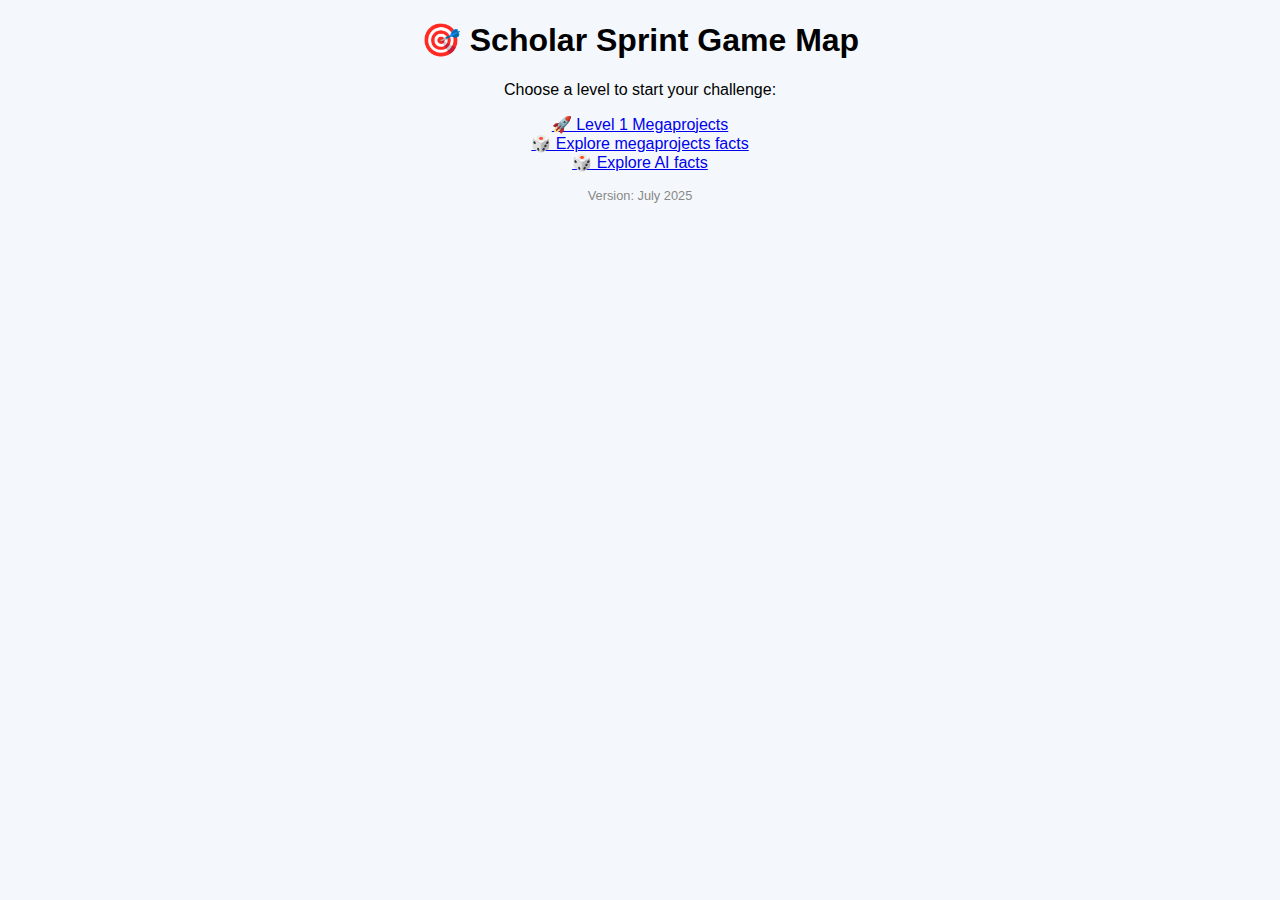
<file: index.html>
<!DOCTYPE html>
<html lang="en">
<head>
  <meta charset="UTF-8">
  <title>Scholar Sprint by Ms. Emily 🎓</title>
</head>
<body style="font-family: sans-serif; text-align: center; background-color: #f4f8fc;">
  <h1>🎯 Scholar Sprint Game Map</h1>
  <p>Choose a level to start your challenge:</p>
  <ul style="list-style: none; padding: 0;">
    <li><a href="megaprojects-level1-interactive.html">🚀 Level 1 Megaprojects</a></li>
    <li><a href="set1-megaprojects.html">🎲 Explore megaprojects facts</a></li>
    <li><a href="set2-ai-ethics.html">🎲 Explore AI facts</a></li>
  </ul>
  <p style="font-size: 0.8em; color: #888;">Version: July 2025</p>
</body>
</html>
</file>
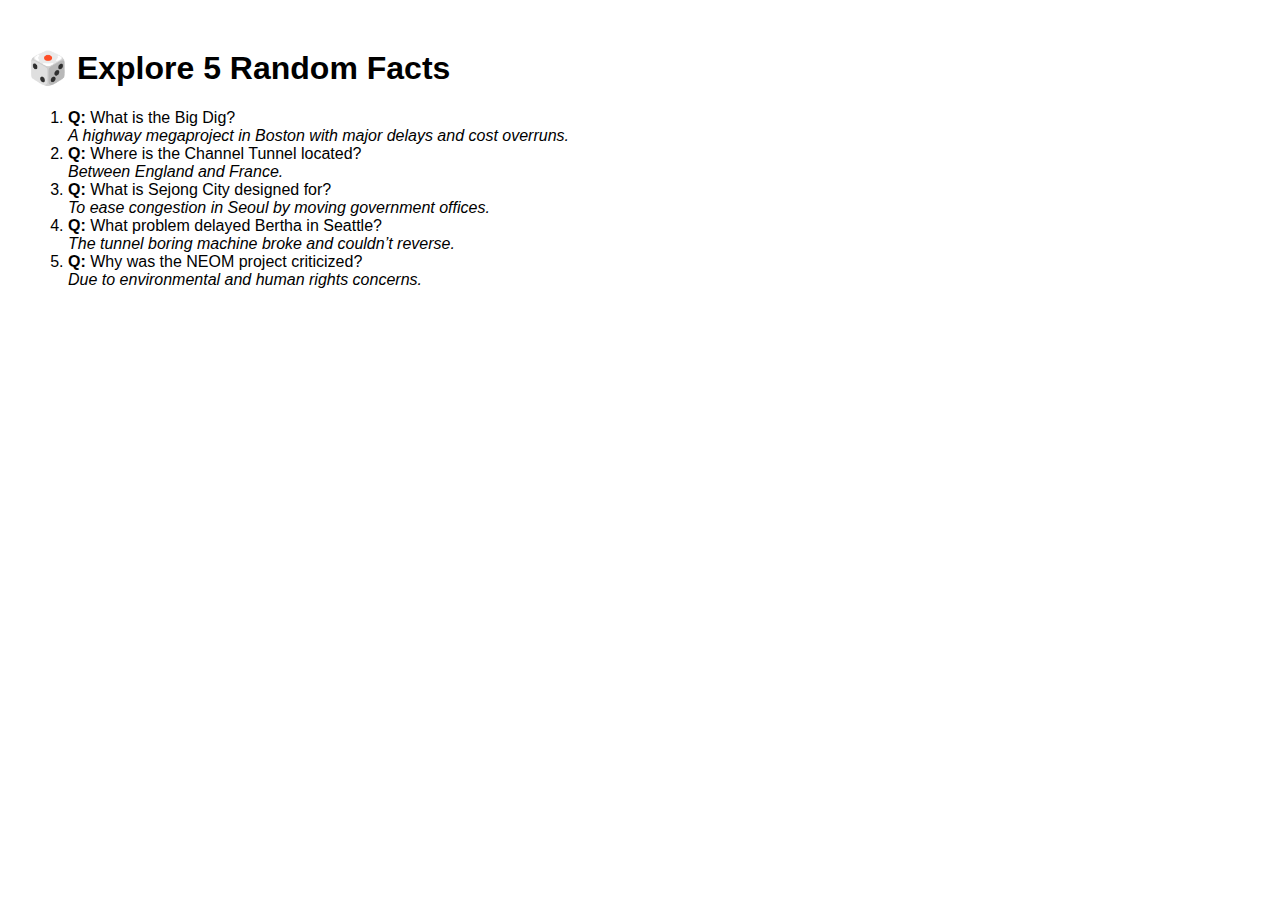
<file: explore-random-facts.html>
<!DOCTYPE html>
<html lang="en">
<head>
  <meta charset="UTF-8">
  <title>Explore 5 Random Facts</title>
</head>
<body style="font-family: sans-serif; padding: 20px;">
  <h1>🎲 Explore 5 Random Facts</h1>
  <ol>
    <li><strong>Q:</strong> What is the Big Dig?<br><em>A highway megaproject in Boston with major delays and cost overruns.</em></li>
    <li><strong>Q:</strong> Where is the Channel Tunnel located?<br><em>Between England and France.</em></li>
    <li><strong>Q:</strong> What is Sejong City designed for?<br><em>To ease congestion in Seoul by moving government offices.</em></li>
    <li><strong>Q:</strong> What problem delayed Bertha in Seattle?<br><em>The tunnel boring machine broke and couldn’t reverse.</em></li>
    <li><strong>Q:</strong> Why was the NEOM project criticized?<br><em>Due to environmental and human rights concerns.</em></li>
  </ol>
</body>
</html>
</file>
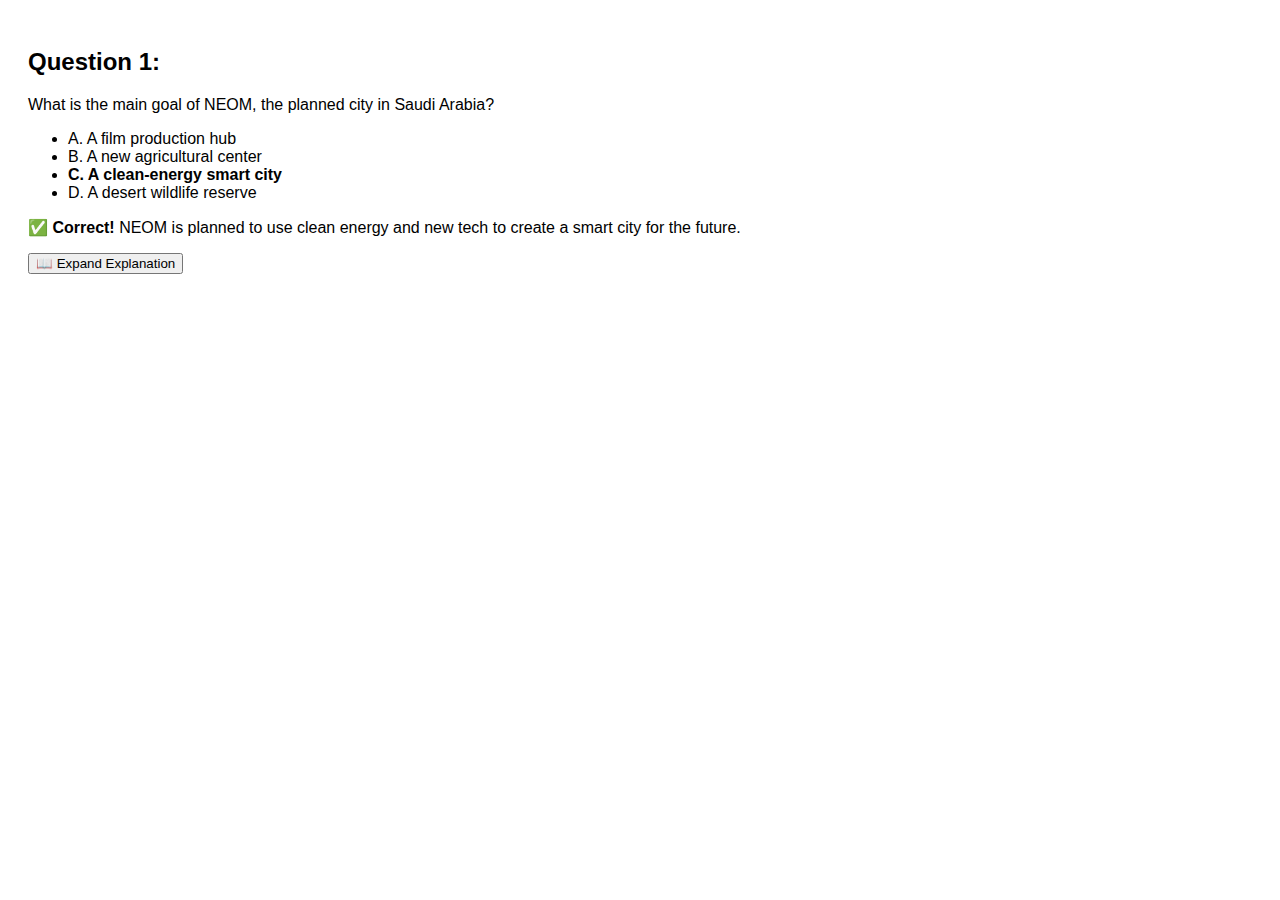
<file: megaprojects-level1-bilingual.html>
<!DOCTYPE html>
<html lang="en">
<head>
  <meta charset="UTF-8">
  <title>Level 1: Megaprojects (Bilingual)</title>
  <script>
    function toggleExplanation(id) {
      var x = document.getElementById(id);
      if (x.style.display === "none") {
        x.style.display = "block";
      } else {
        x.style.display = "none";
      }
    }
  </script>
</head>
<body style="font-family: sans-serif; padding: 20px;">
  <h2>Question 1:</h2>
  <p>What is the main goal of NEOM, the planned city in Saudi Arabia?</p>
  <ul>
    <li>A. A film production hub</li>
    <li>B. A new agricultural center</li>
    <li><strong>C. A clean-energy smart city</strong></li>
    <li>D. A desert wildlife reserve</li>
  </ul>
  <p><strong>✅ Correct!</strong> NEOM is planned to use clean energy and new tech to create a smart city for the future.</p>
  <button onclick="toggleExplanation('exp1')">📖 Expand Explanation</button>
  <div id="exp1" style="display:none; background:#eef; padding:10px; margin-top:10px;">
    <strong>📘 关键词解释：</strong><br>
    - clean-energy city：清洁能源城市<br>
    - planned：被规划的<br>
    - smart city：智能城市（使用科技进行管理）<br><br>
    <strong>🧠 推理说明：</strong><br>
    题目问“目标”，NEOM不是电影城市或农业区，而是用科技与清洁能源打造的未来型城市。
  </div>
</body>
</html>
</file>
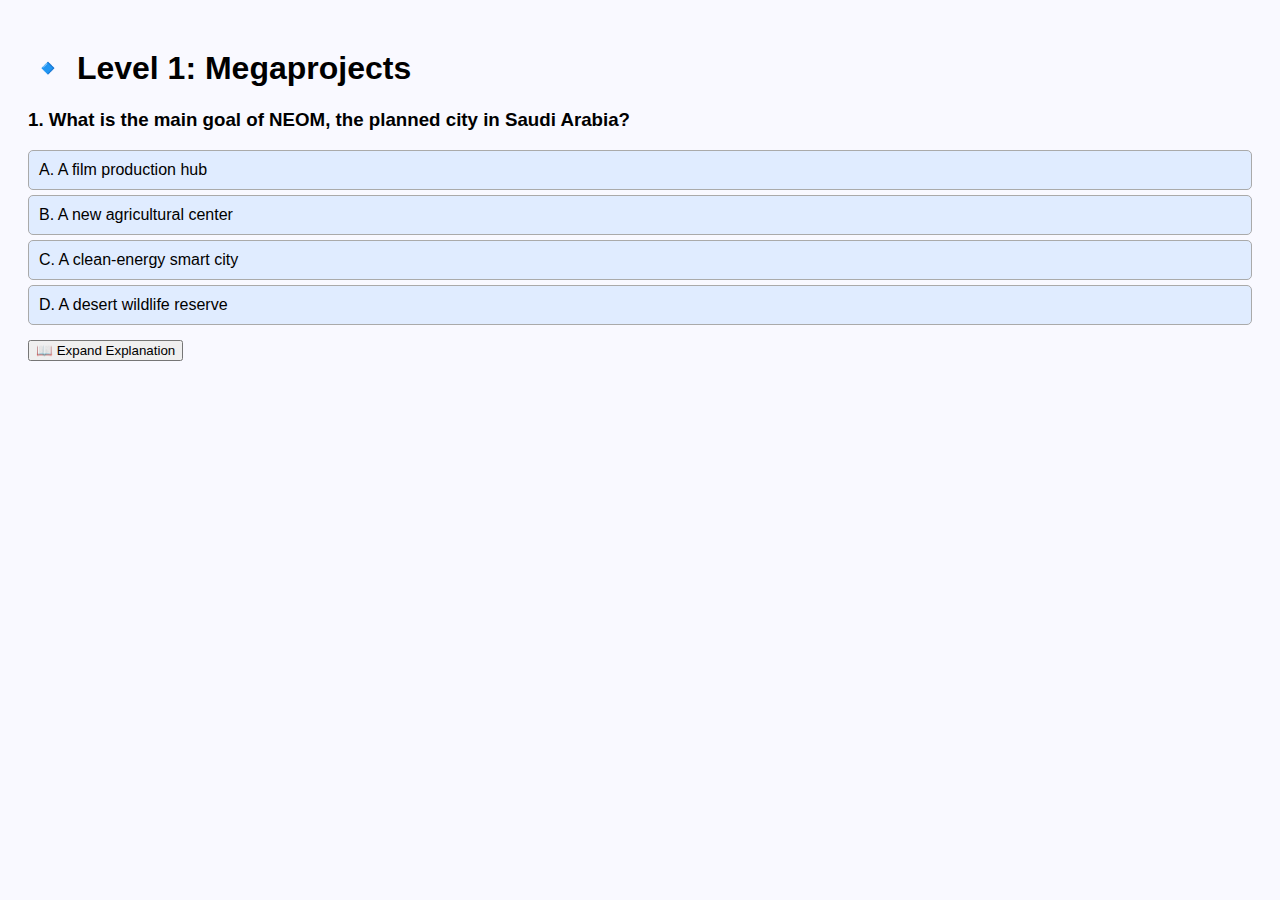
<file: megaprojects-level1-interactive.html>
<!DOCTYPE html>
<html lang="en">
<head>
  <meta charset="UTF-8">
  <title>Level 1: Megaprojects (Interactive)</title>
  <style>
    body { font-family: sans-serif; padding: 20px; background-color: #f9f9ff; }
    .question { margin-bottom: 30px; }
    .option { margin: 5px 0; padding: 10px; background-color: #e0ecff; border: 1px solid #aaa; border-radius: 5px; cursor: pointer; }
    .option:hover { background-color: #d0e0f8; }
    .feedback { display: none; margin-top: 10px; padding: 10px; background-color: #e6ffe6; border-left: 4px solid #4CAF50; }
    .explanation { display: none; margin-top: 10px; padding: 10px; background-color: #f0f0ff; border-left: 4px solid #3333cc; }
    button { margin-top: 10px; }
  </style>
  <script>
    function checkAnswer(selected, correctId, feedbackId, expId) {
      if (selected === correctId) {
        document.getElementById(feedbackId).innerText = "✅ Correct!";
      } else {
        document.getElementById(feedbackId).innerText = "❌ Oops! Try again.";
      }
      document.getElementById(feedbackId).style.display = "block";
    }

    function toggleExplanation(expId) {
      var exp = document.getElementById(expId);
      exp.style.display = exp.style.display === "block" ? "none" : "block";
    }
  </script>
</head>
<body>
  <h1>🔹 Level 1: Megaprojects</h1>

  <div class="question">
    <h3>1. What is the main goal of NEOM, the planned city in Saudi Arabia?</h3>
    <div class="option" onclick="checkAnswer('A','C','fb1','exp1')">A. A film production hub</div>
    <div class="option" onclick="checkAnswer('B','C','fb1','exp1')">B. A new agricultural center</div>
    <div class="option" onclick="checkAnswer('C','C','fb1','exp1')">C. A clean-energy smart city</div>
    <div class="option" onclick="checkAnswer('D','C','fb1','exp1')">D. A desert wildlife reserve</div>
    <div id="fb1" class="feedback"></div>
    <button onclick="toggleExplanation('exp1')">📖 Expand Explanation</button>
    <div id="exp1" class="explanation">
      <strong>📘 Keywords:</strong><br>
      - clean-energy city: 清洁能源城市<br>
      - smart city: 智慧城市<br><br>
      <strong>🧠 Reasoning:</strong><br>
      NEOM's goal is to build a futuristic, sustainable city powered by renewable energy. It's not about film, farming, or animals.
    </div>
  </div>

</body>
</html>
</file>
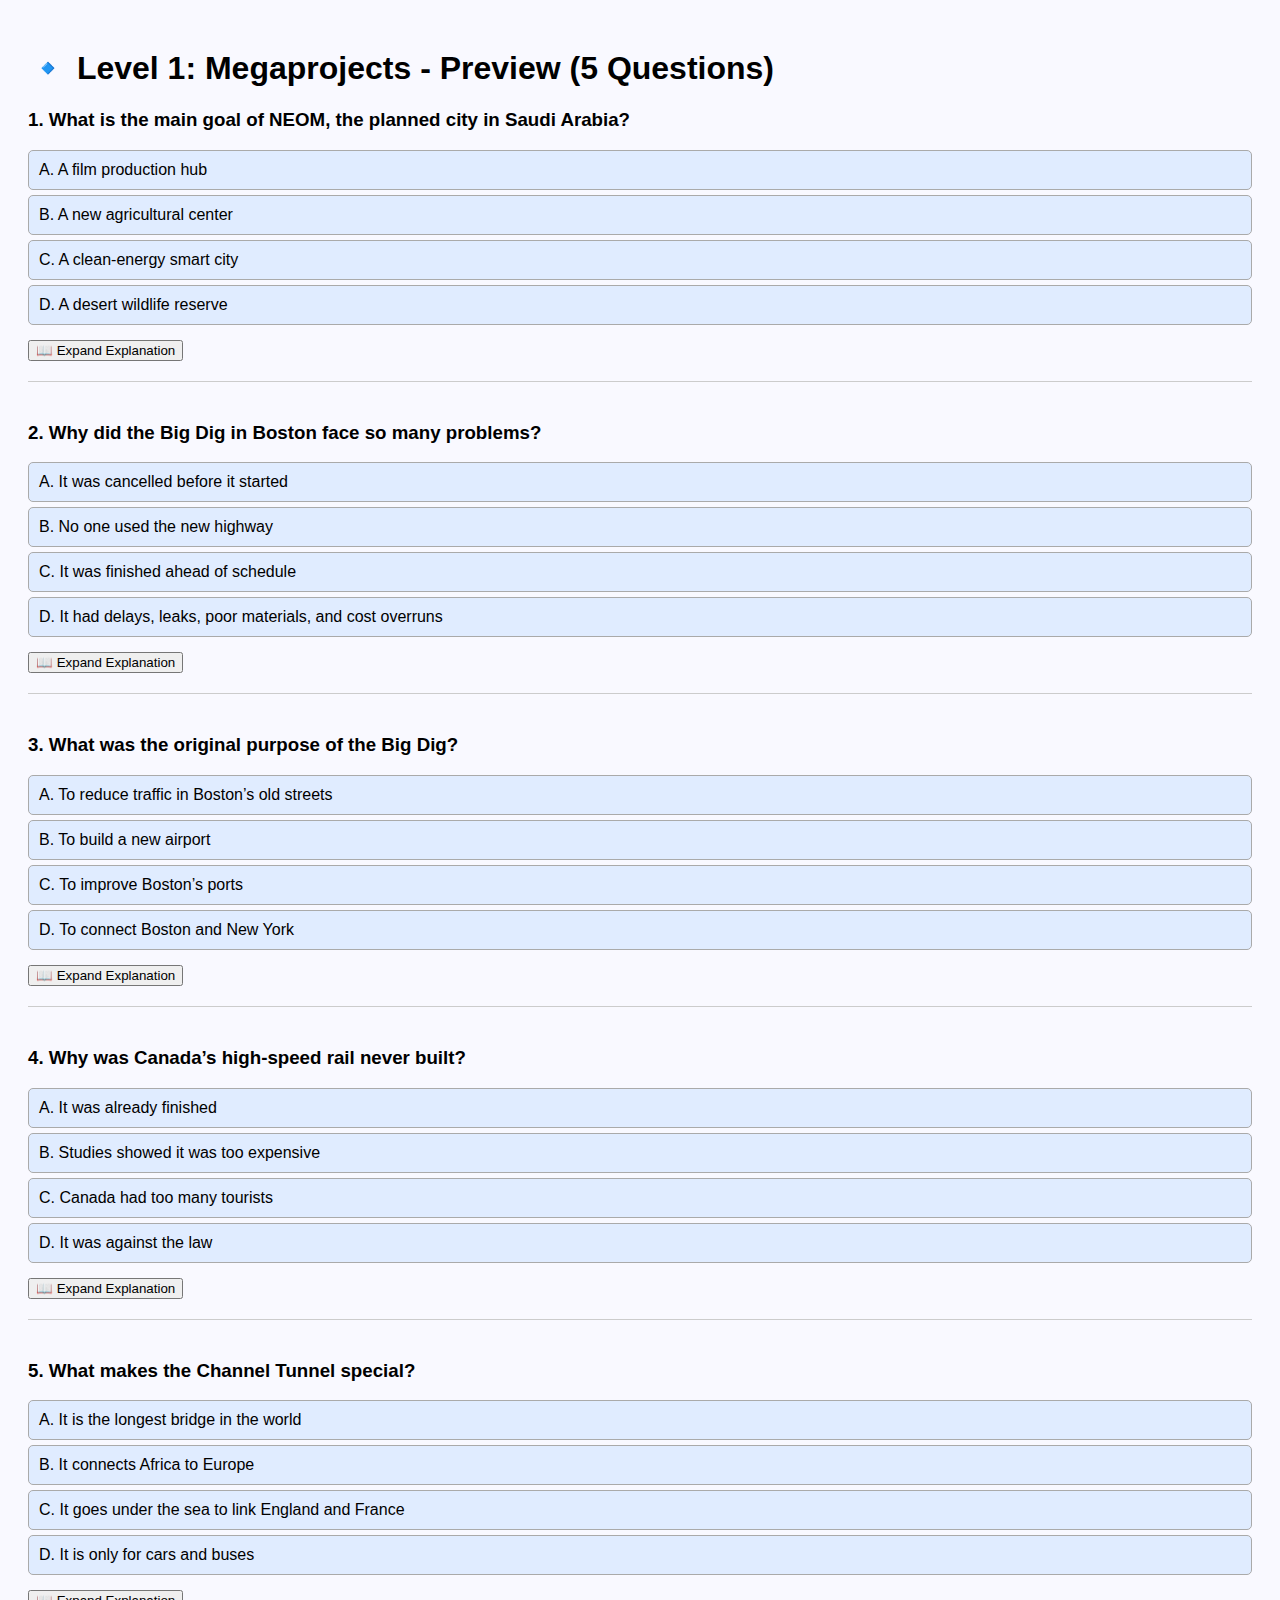
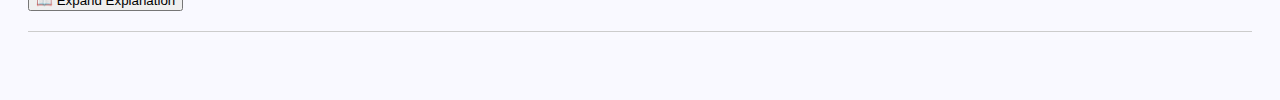
<file: megaprojects-level1-preview.html>
<!DOCTYPE html>
<html lang="en">
<head>
  <meta charset="UTF-8">
  <title>Level 1: Megaprojects (Interactive - Preview)</title>
  <style>
    body { font-family: sans-serif; padding: 20px; background-color: #f9f9ff; }
    .question { margin-bottom: 40px; border-bottom: 1px solid #ccc; padding-bottom: 20px; }
    .option { margin: 5px 0; padding: 10px; background-color: #e0ecff; border: 1px solid #aaa; border-radius: 5px; cursor: pointer; }
    .option:hover { background-color: #d0e0f8; }
    .feedback { display: none; margin-top: 10px; padding: 10px; background-color: #e6ffe6; border-left: 4px solid #4CAF50; }
    .explanation { display: none; margin-top: 10px; padding: 10px; background-color: #f0f0ff; border-left: 4px solid #3333cc; }
    button { margin-top: 10px; }
  </style>
  <script>
    function checkAnswer(selected, correctId, feedbackId) {
      const fb = document.getElementById(feedbackId);
      fb.innerText = selected === correctId ? "✅ Correct!" : "❌ Try again.";
      fb.style.display = "block";
    }
    function toggleExplanation(expId) {
      var exp = document.getElementById(expId);
      exp.style.display = exp.style.display === "block" ? "none" : "block";
    }
  </script>
</head>
<body>
  <h1>🔹 Level 1: Megaprojects - Preview (5 Questions)</h1>

  <!-- Q1 -->
  <div class="question">
    <h3>1. What is the main goal of NEOM, the planned city in Saudi Arabia?</h3>
    <div class="option" onclick="checkAnswer('A','C','fb1')">A. A film production hub</div>
    <div class="option" onclick="checkAnswer('B','C','fb1')">B. A new agricultural center</div>
    <div class="option" onclick="checkAnswer('C','C','fb1')">C. A clean-energy smart city</div>
    <div class="option" onclick="checkAnswer('D','C','fb1')">D. A desert wildlife reserve</div>
    <div id="fb1" class="feedback"></div>
    <button onclick="toggleExplanation('exp1')">📖 Expand Explanation</button>
    <div id="exp1" class="explanation">
      <strong>📘 Keywords:</strong><br>- clean-energy city: 清洁能源城市<br>- smart city: 智慧城市<br>
      <br><strong>🧠 Reasoning:</strong><br>NEOM's goal is to build a futuristic, sustainable city powered by renewable energy.
    </div>
  </div>

  <!-- Q2 -->
  <div class="question">
    <h3>2. Why did the Big Dig in Boston face so many problems?</h3>
    <div class="option" onclick="checkAnswer('A','D','fb2')">A. It was cancelled before it started</div>
    <div class="option" onclick="checkAnswer('B','D','fb2')">B. No one used the new highway</div>
    <div class="option" onclick="checkAnswer('C','D','fb2')">C. It was finished ahead of schedule</div>
    <div class="option" onclick="checkAnswer('D','D','fb2')">D. It had delays, leaks, poor materials, and cost overruns</div>
    <div id="fb2" class="feedback"></div>
    <button onclick="toggleExplanation('exp2')">📖 Expand Explanation</button>
    <div id="exp2" class="explanation">
      <strong>📘 Keywords:</strong><br>- cost overrun: 超预算<br>- leaks: 漏水<br><br>
      <strong>🧠 Reasoning:</strong><br>The Big Dig had many problems during construction and operation including high cost, poor design, and even accidents.
    </div>
  </div>

  <!-- Q3 -->
  <div class="question">
    <h3>3. What was the original purpose of the Big Dig?</h3>
    <div class="option" onclick="checkAnswer('A','A','fb3')">A. To reduce traffic in Boston’s old streets</div>
    <div class="option" onclick="checkAnswer('B','A','fb3')">B. To build a new airport</div>
    <div class="option" onclick="checkAnswer('C','A','fb3')">C. To improve Boston’s ports</div>
    <div class="option" onclick="checkAnswer('D','A','fb3')">D. To connect Boston and New York</div>
    <div id="fb3" class="feedback"></div>
    <button onclick="toggleExplanation('exp3')">📖 Expand Explanation</button>
    <div id="exp3" class="explanation">
      <strong>📘 Keywords:</strong><br>- reduce traffic: 减少交通拥堵<br><br>
      <strong>🧠 Reasoning:</strong><br>The Big Dig was meant to ease traffic problems in Boston by rerouting highways underground.
    </div>
  </div>

  <!-- Q4 -->
  <div class="question">
    <h3>4. Why was Canada’s high-speed rail never built?</h3>
    <div class="option" onclick="checkAnswer('A','B','fb4')">A. It was already finished</div>
    <div class="option" onclick="checkAnswer('B','B','fb4')">B. Studies showed it was too expensive</div>
    <div class="option" onclick="checkAnswer('C','B','fb4')">C. Canada had too many tourists</div>
    <div class="option" onclick="checkAnswer('D','B','fb4')">D. It was against the law</div>
    <div id="fb4" class="feedback"></div>
    <button onclick="toggleExplanation('exp4')">📖 Expand Explanation</button>
    <div id="exp4" class="explanation">
      <strong>📘 Keywords:</strong><br>- studies: 研究<br>- expensive: 昂贵的<br><br>
      <strong>🧠 Reasoning:</strong><br>Canada never built high-speed rail because studies showed it would cost too much and have other logistical issues.
    </div>
  </div>

  <!-- Q5 -->
  <div class="question">
    <h3>5. What makes the Channel Tunnel special?</h3>
    <div class="option" onclick="checkAnswer('A','C','fb5')">A. It is the longest bridge in the world</div>
    <div class="option" onclick="checkAnswer('B','C','fb5')">B. It connects Africa to Europe</div>
    <div class="option" onclick="checkAnswer('C','C','fb5')">C. It goes under the sea to link England and France</div>
    <div class="option" onclick="checkAnswer('D','C','fb5')">D. It is only for cars and buses</div>
    <div id="fb5" class="feedback"></div>
    <button onclick="toggleExplanation('exp5')">📖 Expand Explanation</button>
    <div id="exp5" class="explanation">
      <strong>📘 Keywords:</strong><br>- under the sea: 海底下<br>- tunnel: 隧道<br><br>
      <strong>🧠 Reasoning:</strong><br>The Channel Tunnel is an underwater rail tunnel linking England and France — a huge achievement in transportation.
    </div>
  </div>

</body>
</html>
</file>
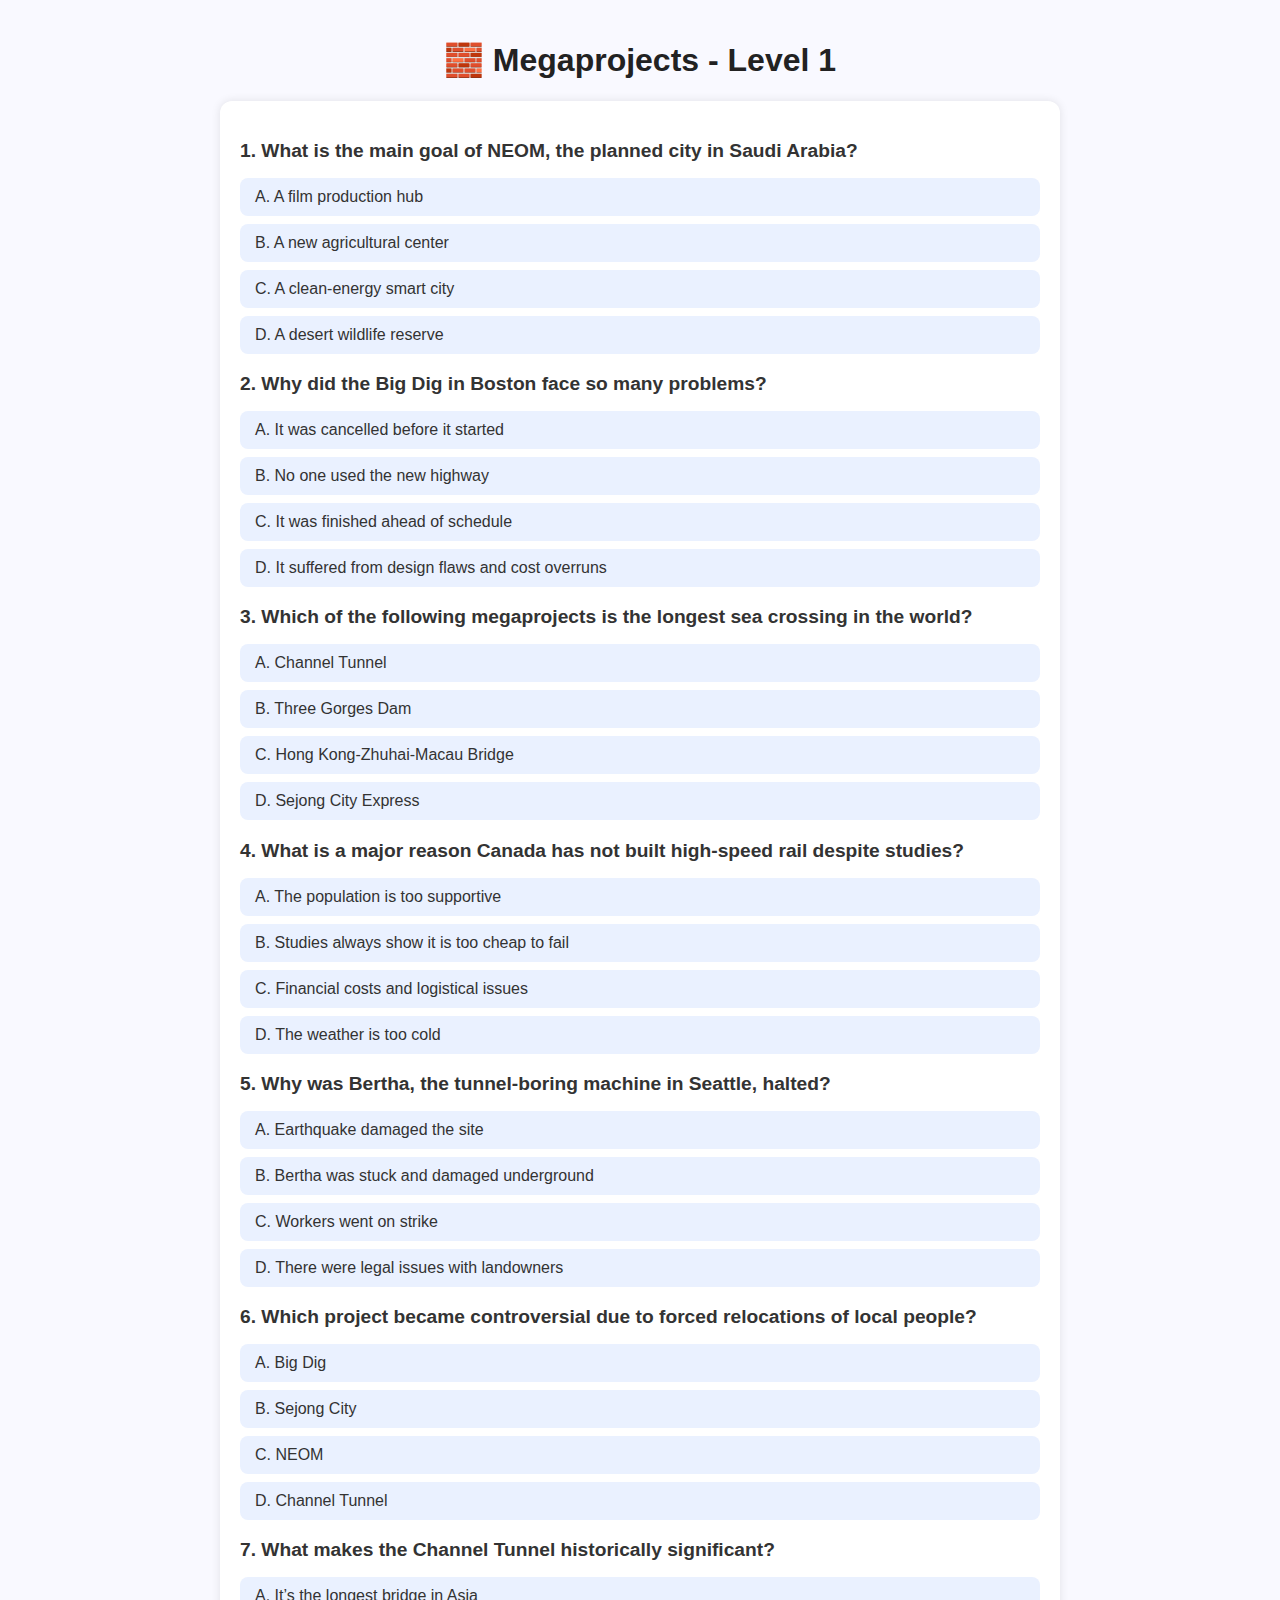
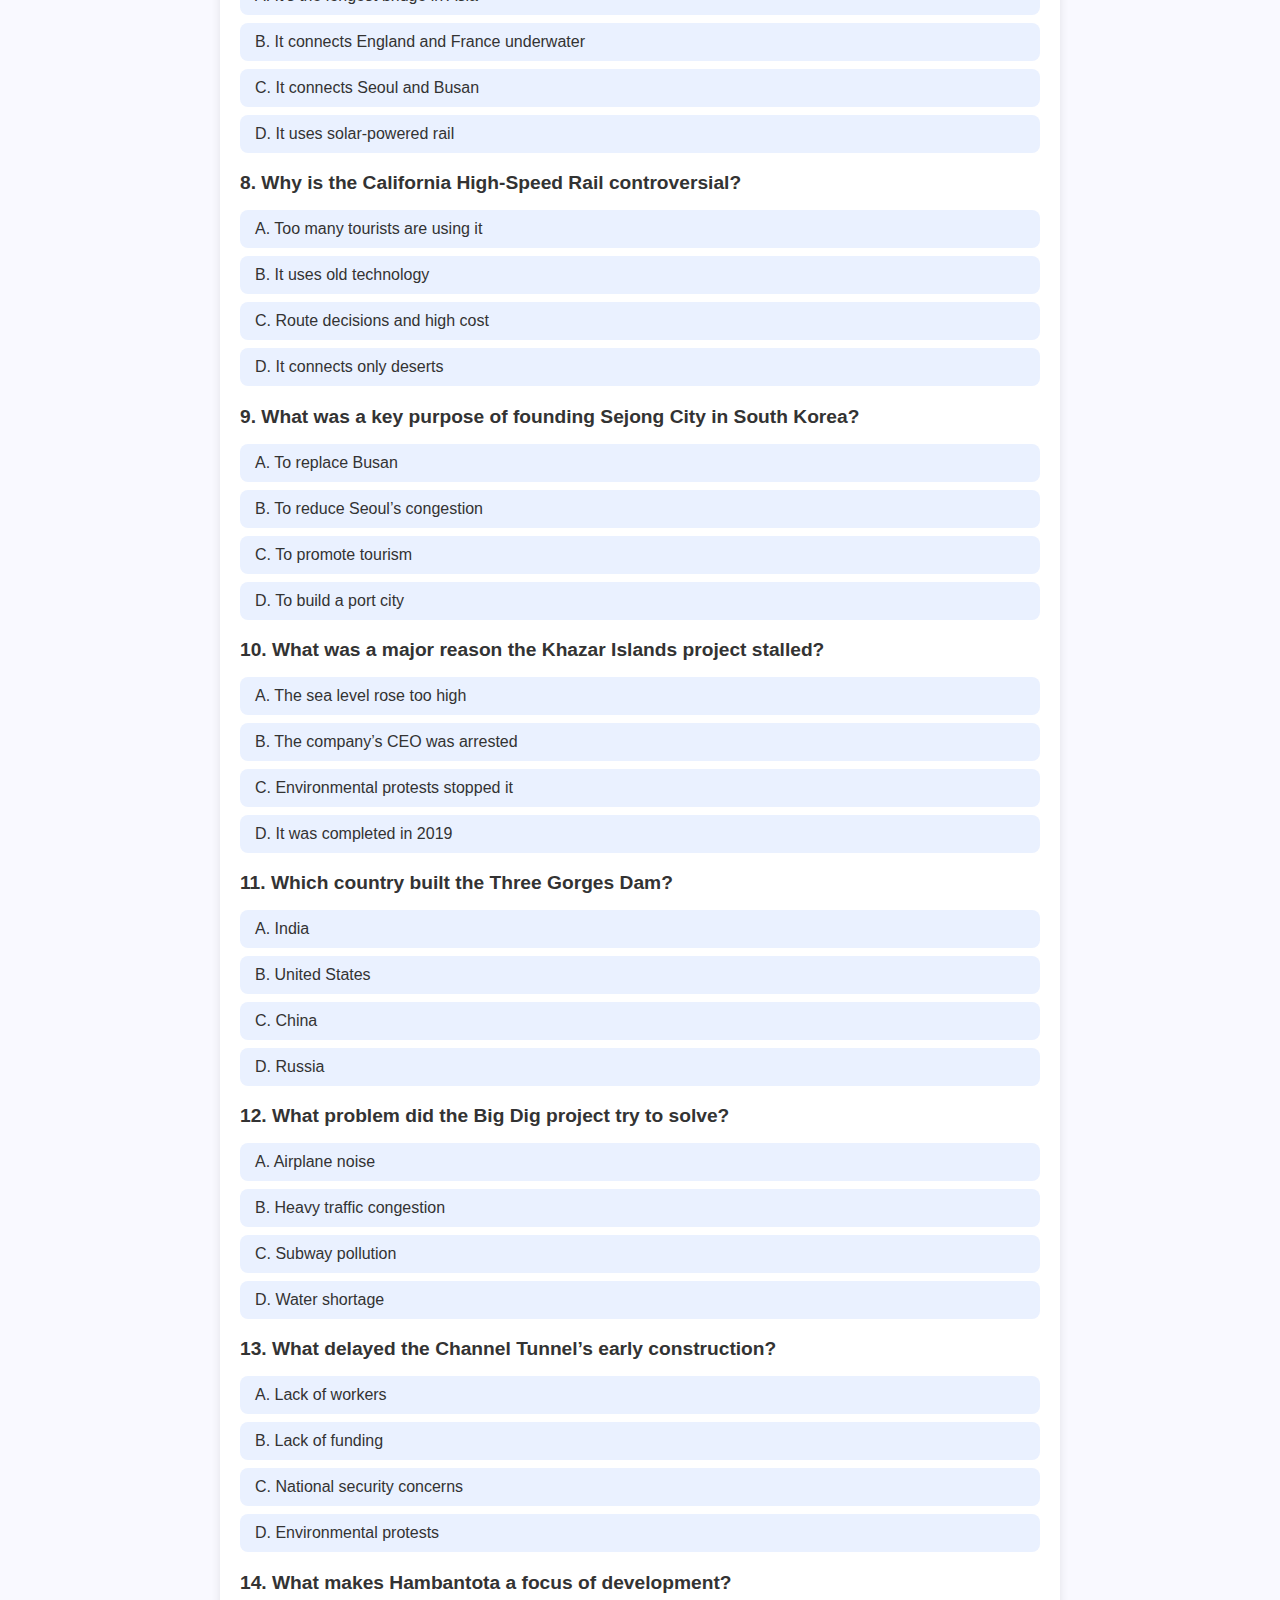
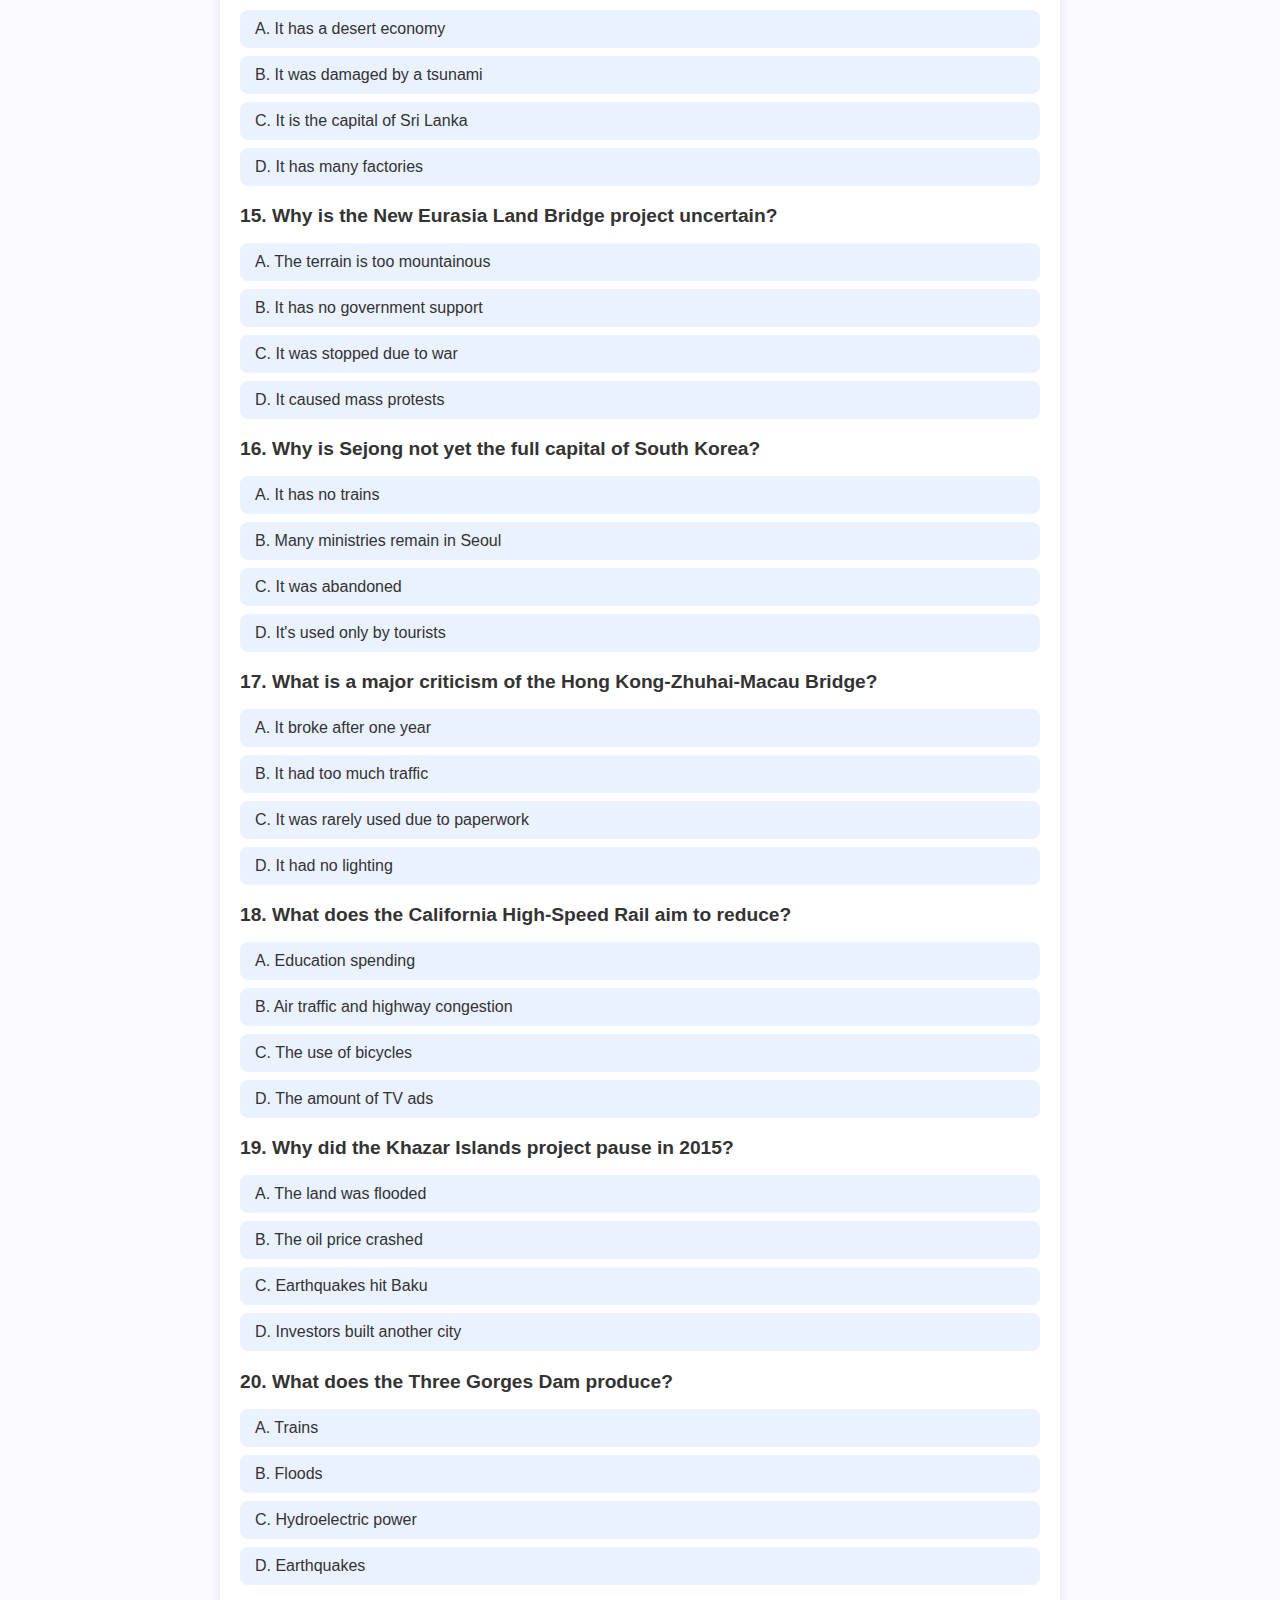
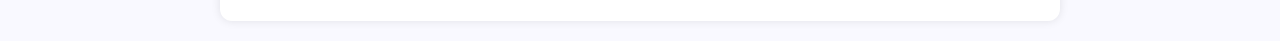
<file: megaprojects-level1.html>
<!DOCTYPE html>
<html lang="en">
<head>
  <meta charset="UTF-8" />
  <title>🧱 Megaprojects - Level 1</title>
  <meta name="viewport" content="width=device-width, initial-scale=1.0" />
  <link rel="stylesheet" href="quiz-style.css" />
</head>
<body>
  <h1>🧱 Megaprojects - Level 1</h1>
  <div id="quiz-container"></div>

  <!-- 脚本依赖顺序很重要 -->
  <script src="quiz-engine.js"></script>
  <script src="megaprojects-level1-data.js"></script>
  <script>
    renderQuiz(quizData);
  </script>
</body>
</html>
</file>
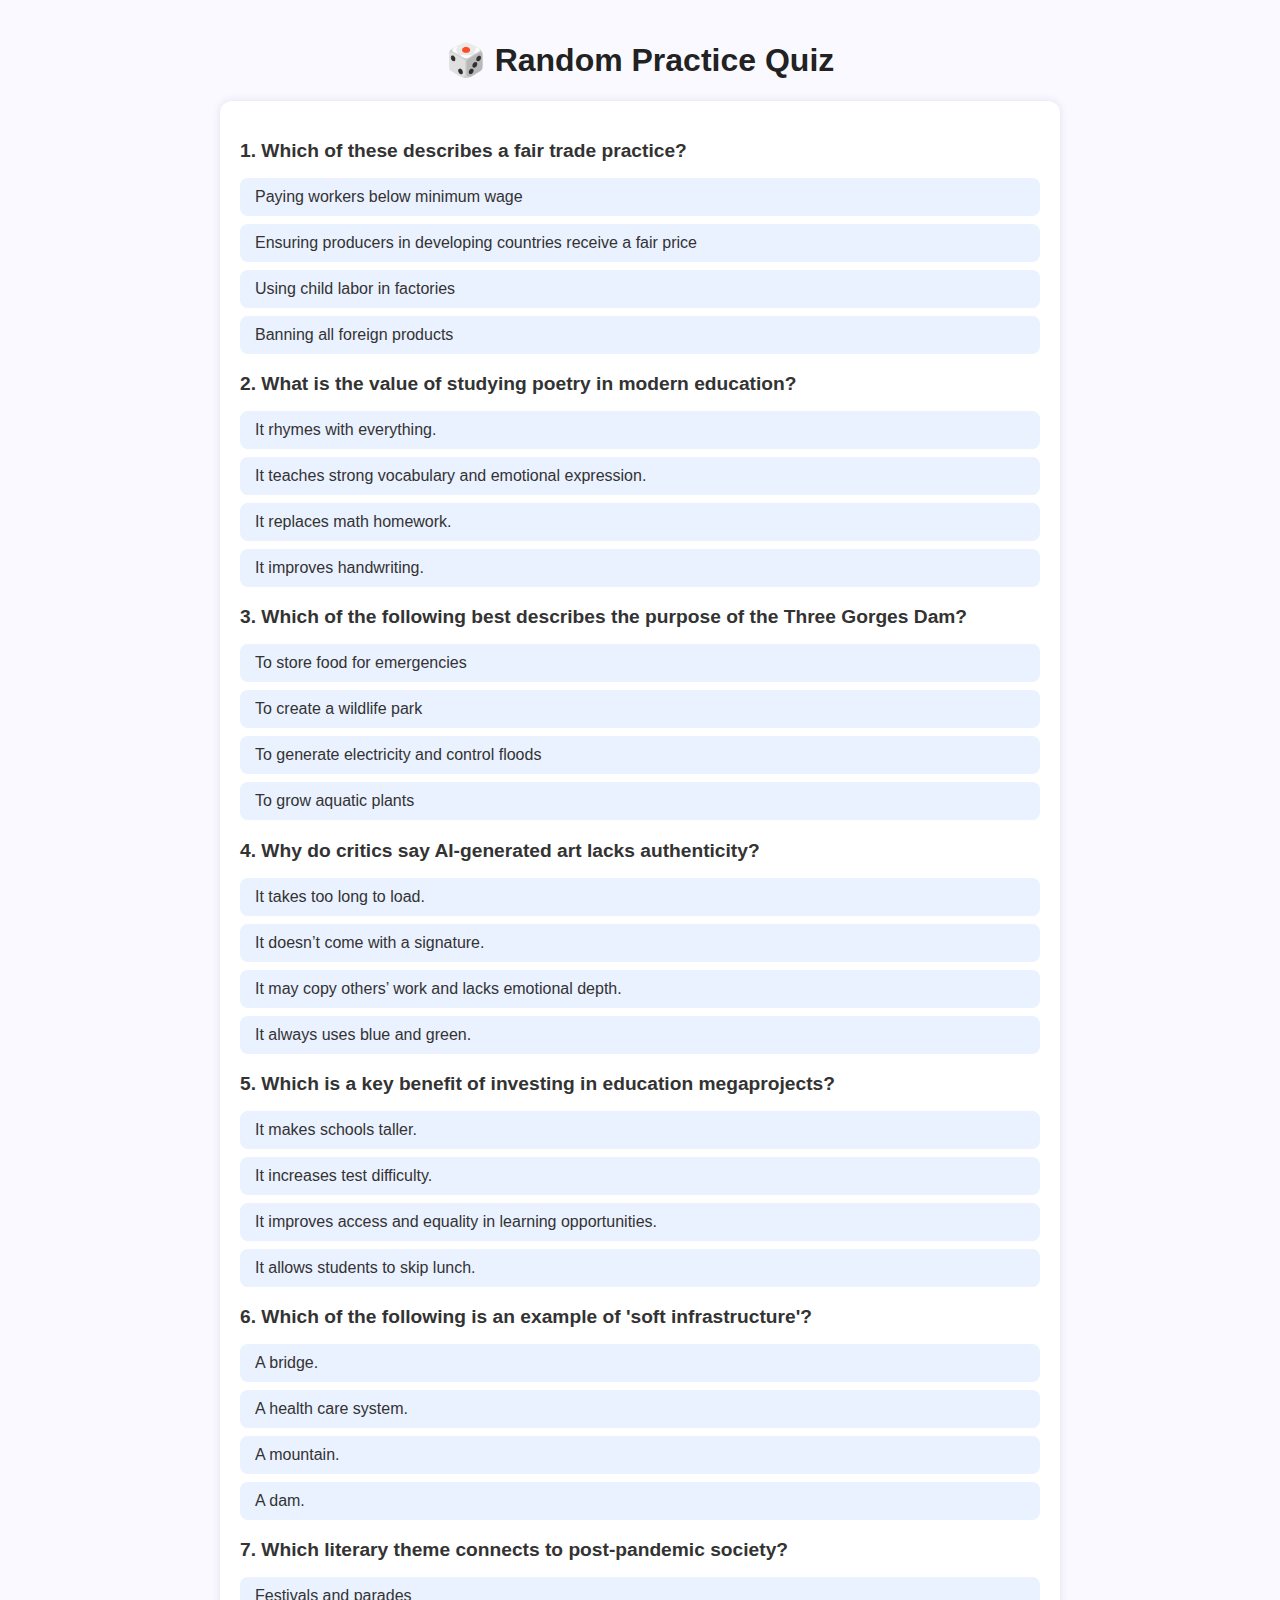
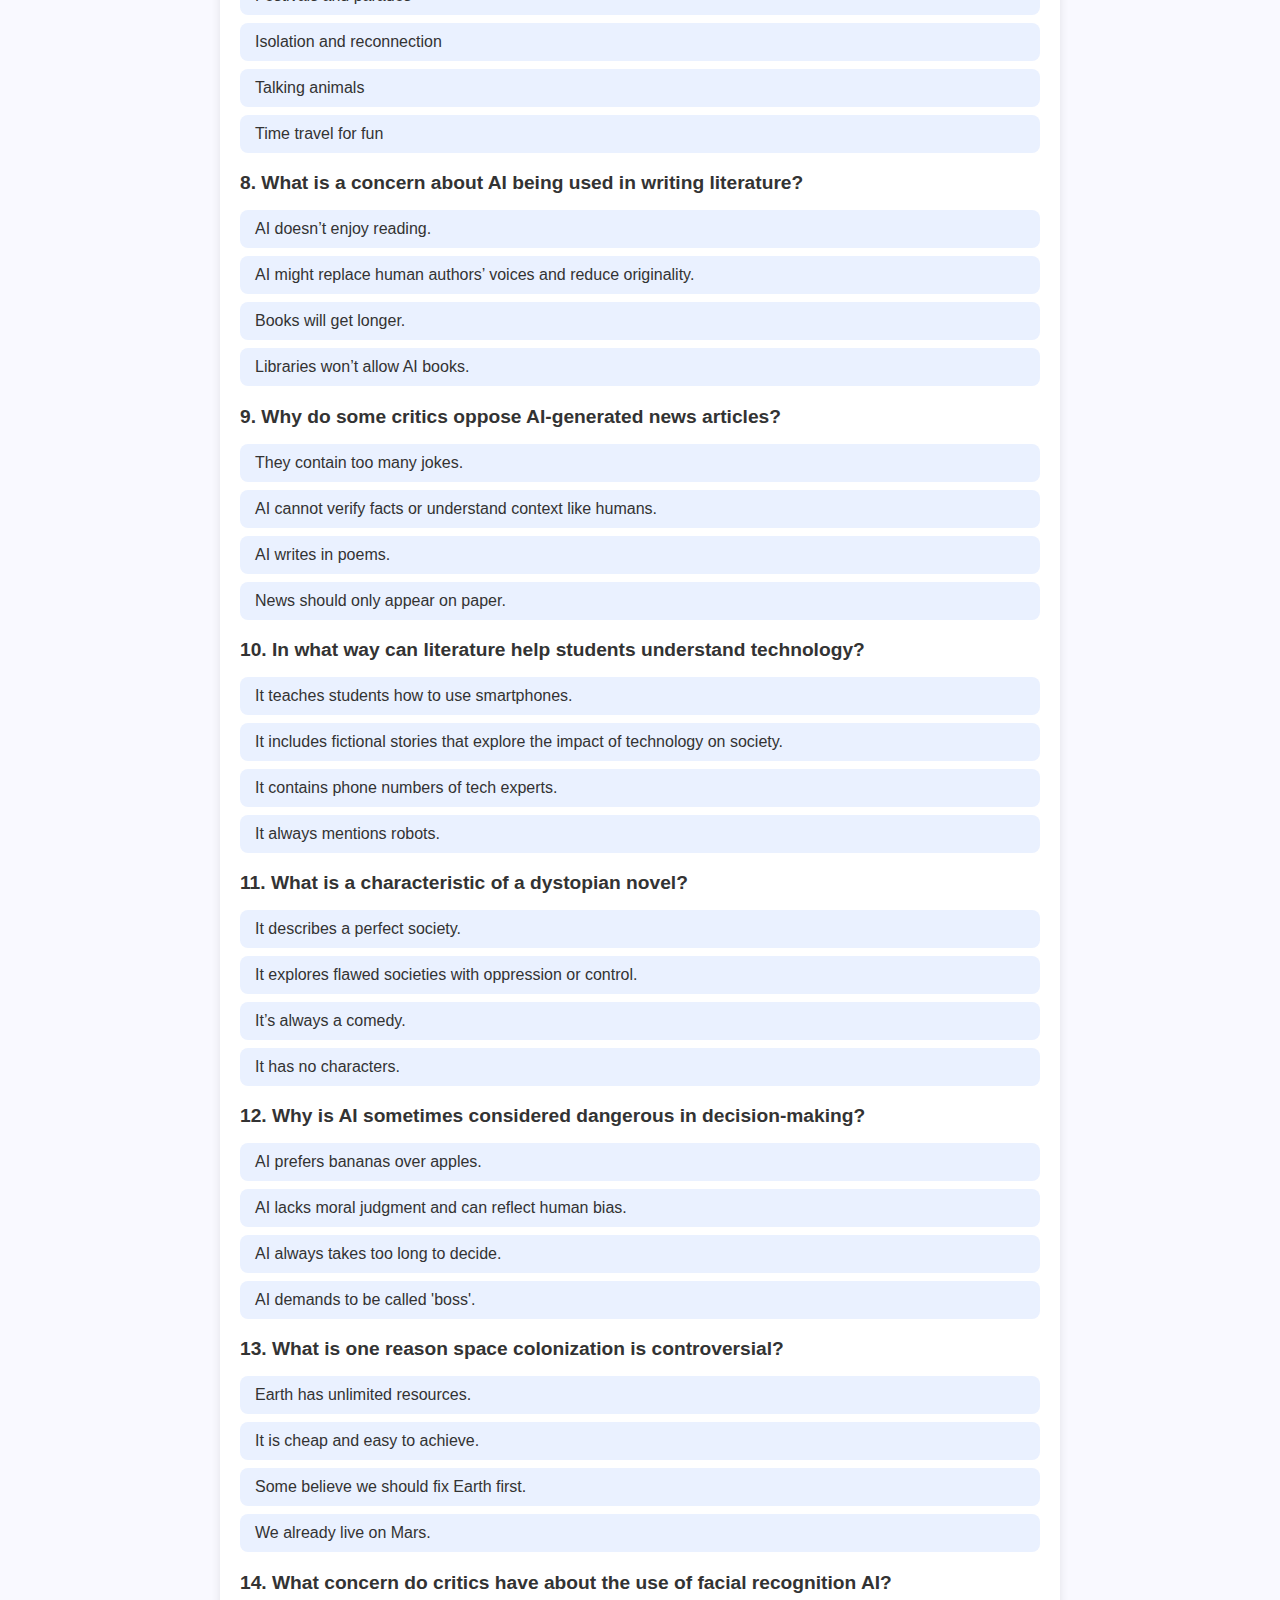
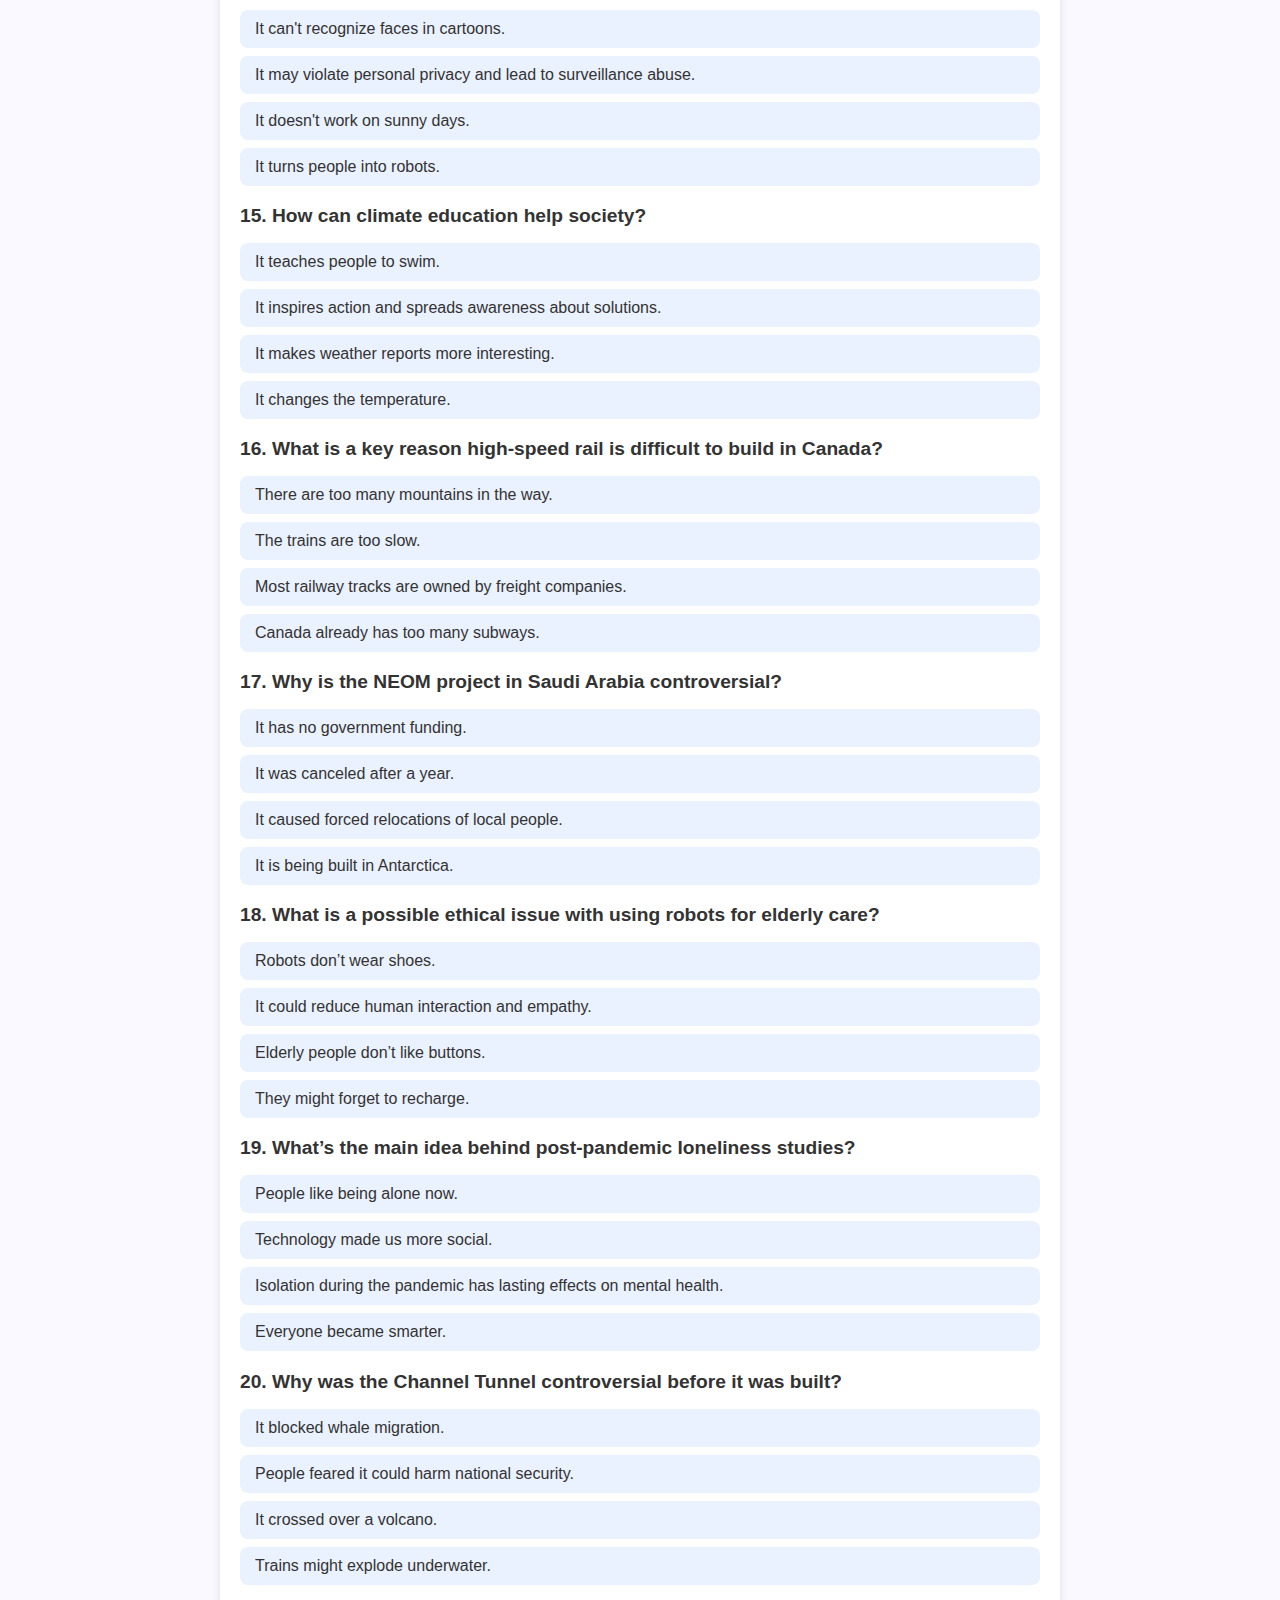
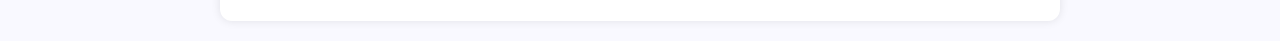
<file: random-quiz.html>
<!DOCTYPE html>
<html lang="en">
<head>
  <meta charset="UTF-8" />
  <title>🎲 Scholar Sprint Random Quiz</title>
  <meta name="viewport" content="width=device-width, initial-scale=1.0" />
  <link rel="stylesheet" href="quiz-style.css" />
</head>
<body>
  <h1>🎲 Random Practice Quiz</h1>
  <div id="quiz-container"></div>

  <script src="quiz-engine.js"></script>
  <script src="random-questions-180.js"></script>
  <script>
    // Load all 180 questions but shuffle and select 20 to display
    const selectedQuestions = quizData.sort(() => Math.random() - 0.5).slice(0, 20);
    renderQuiz(selectedQuestions);
  </script>
</body>
</html>
</file>
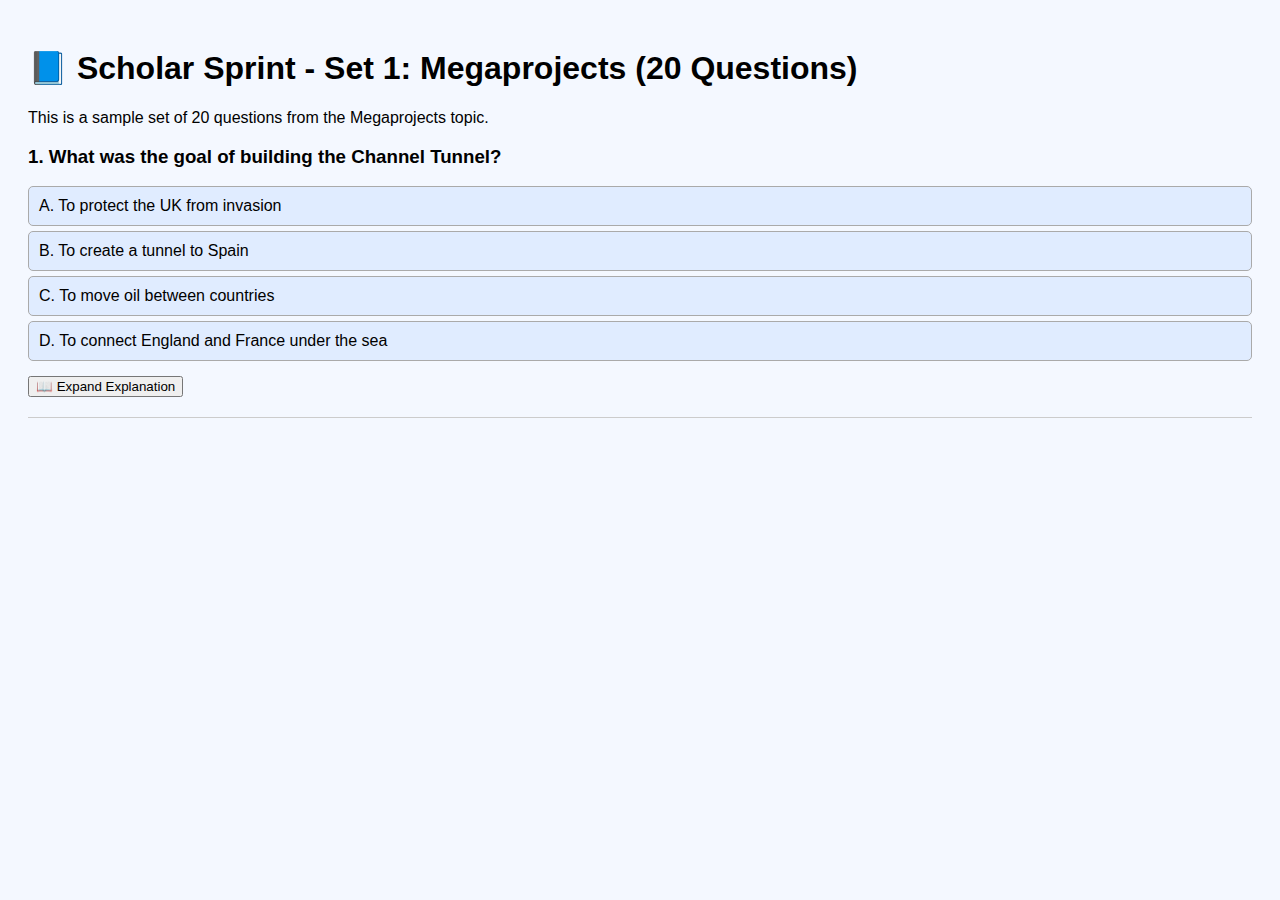
<file: set1-megaprojects.html>
<!DOCTYPE html>
<html lang="en">
<head>
  <meta charset="UTF-8">
  <title>Set 1: Megaprojects Quiz</title>
  <style>
    body { font-family: sans-serif; padding: 20px; background-color: #f4f8ff; }
    .question { margin-bottom: 40px; border-bottom: 1px solid #ccc; padding-bottom: 20px; }
    .option { margin: 5px 0; padding: 10px; background-color: #e0ecff; border: 1px solid #aaa; border-radius: 5px; cursor: pointer; }
    .option:hover { background-color: #d0e0f8; }
    .feedback { display: none; margin-top: 10px; padding: 10px; background-color: #e6ffe6; border-left: 4px solid #4CAF50; }
    .explanation { display: none; margin-top: 10px; padding: 10px; background-color: #f0f0ff; border-left: 4px solid #3333cc; }
    button { margin-top: 10px; }
  </style>
  <script>
    function checkAnswer(selected, correctId, feedbackId) {
      const fb = document.getElementById(feedbackId);
      fb.innerText = selected === correctId ? "✅ Correct!" : "❌ Try again.";
      fb.style.display = "block";
    }
    function toggleExplanation(expId) {
      var exp = document.getElementById(expId);
      exp.style.display = exp.style.display === "block" ? "none" : "block";
    }
  </script>
</head>
<body>
  <h1>📘 Scholar Sprint - Set 1: Megaprojects (20 Questions)</h1>
  <p>This is a sample set of 20 questions from the Megaprojects topic.</p>

  <!-- Question 1 -->
  <div class="question">
    <h3>1. What was the goal of building the Channel Tunnel?</h3>
    <div class="option" onclick="checkAnswer('A','D','fb1')">A. To protect the UK from invasion</div>
    <div class="option" onclick="checkAnswer('B','D','fb1')">B. To create a tunnel to Spain</div>
    <div class="option" onclick="checkAnswer('C','D','fb1')">C. To move oil between countries</div>
    <div class="option" onclick="checkAnswer('D','D','fb1')">D. To connect England and France under the sea</div>
    <div id="fb1" class="feedback"></div>
    <button onclick="toggleExplanation('exp1')">📖 Expand Explanation</button>
    <div id="exp1" class="explanation">
      <strong>Keywords:</strong> under the sea: 海底；connect: 连接<br>
      <strong>Reasoning:</strong> The Channel Tunnel links England and France by running underneath the sea.
    </div>
  </div>

  <!-- 19 more questions would go here -->

</body>
</html>
</file>
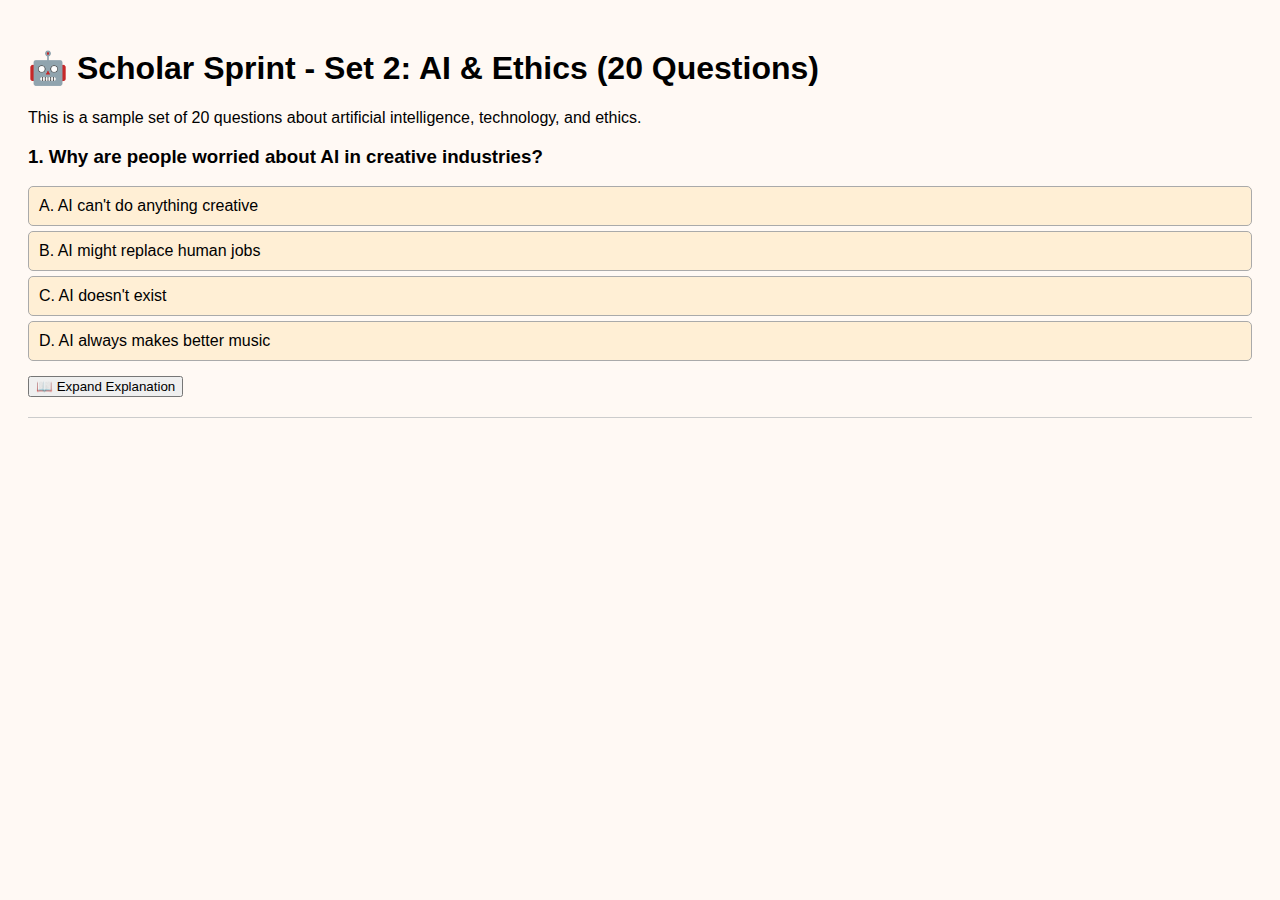
<file: set2-ai-ethics.html>
<!DOCTYPE html>
<html lang="en">
<head>
  <meta charset="UTF-8">
  <title>Set 2: AI & Ethics Quiz</title>
  <style>
    body { font-family: sans-serif; padding: 20px; background-color: #fff9f4; }
    .question { margin-bottom: 40px; border-bottom: 1px solid #ccc; padding-bottom: 20px; }
    .option { margin: 5px 0; padding: 10px; background-color: #ffefd5; border: 1px solid #aaa; border-radius: 5px; cursor: pointer; }
    .option:hover { background-color: #ffe4b5; }
    .feedback { display: none; margin-top: 10px; padding: 10px; background-color: #e6ffe6; border-left: 4px solid #4CAF50; }
    .explanation { display: none; margin-top: 10px; padding: 10px; background-color: #f0f0ff; border-left: 4px solid #3333cc; }
    button { margin-top: 10px; }
  </style>
  <script>
    function checkAnswer(selected, correctId, feedbackId) {
      const fb = document.getElementById(feedbackId);
      fb.innerText = selected === correctId ? "✅ Correct!" : "❌ Try again.";
      fb.style.display = "block";
    }
    function toggleExplanation(expId) {
      var exp = document.getElementById(expId);
      exp.style.display = exp.style.display === "block" ? "none" : "block";
    }
  </script>
</head>
<body>
  <h1>🤖 Scholar Sprint - Set 2: AI & Ethics (20 Questions)</h1>
  <p>This is a sample set of 20 questions about artificial intelligence, technology, and ethics.</p>

  <!-- Question 1 -->
  <div class="question">
    <h3>1. Why are people worried about AI in creative industries?</h3>
    <div class="option" onclick="checkAnswer('A','B','fb1')">A. AI can't do anything creative</div>
    <div class="option" onclick="checkAnswer('B','B','fb1')">B. AI might replace human jobs</div>
    <div class="option" onclick="checkAnswer('C','B','fb1')">C. AI doesn't exist</div>
    <div class="option" onclick="checkAnswer('D','B','fb1')">D. AI always makes better music</div>
    <div id="fb1" class="feedback"></div>
    <button onclick="toggleExplanation('exp1')">📖 Expand Explanation</button>
    <div id="exp1" class="explanation">
      <strong>Keywords:</strong> replace: 取代；creative industries: 创意产业<br>
      <strong>Reasoning:</strong> People worry that AI might take jobs away from humans in art, music, and writing.
    </div>
  </div>

  <!-- 19 more questions would go here -->

</body>
</html>
</file>
<file: quiz-style.css>
body {
  font-family: 'Segoe UI', Tahoma, Geneva, Verdana, sans-serif;
  background-color: #f9f9ff;
  color: #333;
  text-align: center;
  margin: 0;
  padding: 20px;
}

h1 {
  font-size: 2em;
  color: #222;
}

#quiz-container {
  max-width: 800px;
  margin: 0 auto;
  padding: 20px;
  background: #fff;
  border-radius: 12px;
  box-shadow: 0 0 10px rgba(0, 0, 0, 0.1);
}

.question {
  font-size: 1.2em;
  margin-bottom: 10px;
  font-weight: bold;
  text-align: left;
}

.options {
  list-style: none;
  padding: 0;
  text-align: left;
}

.options li {
  background-color: #eaf1ff;
  margin: 8px 0;
  padding: 10px 15px;
  border-radius: 8px;
  cursor: pointer;
  transition: background-color 0.3s ease;
}

.options li:hover {
  background-color: #d0e3ff;
}

.options li.correct {
  background-color: #d4edda;
  border-left: 5px solid #28a745;
}

.options li.incorrect {
  background-color: #f8d7da;
  border-left: 5px solid #dc3545;
}

.explanation {
  margin-top: 10px;
  text-align: left;
  background: #f1f1f1;
  border-left: 5px solid #888;
  padding: 10px;
  border-radius: 6px;
  font-size: 0.95em;
}

.explanation .keywords {
  font-weight: bold;
  margin-bottom: 6px;
}
</file>
